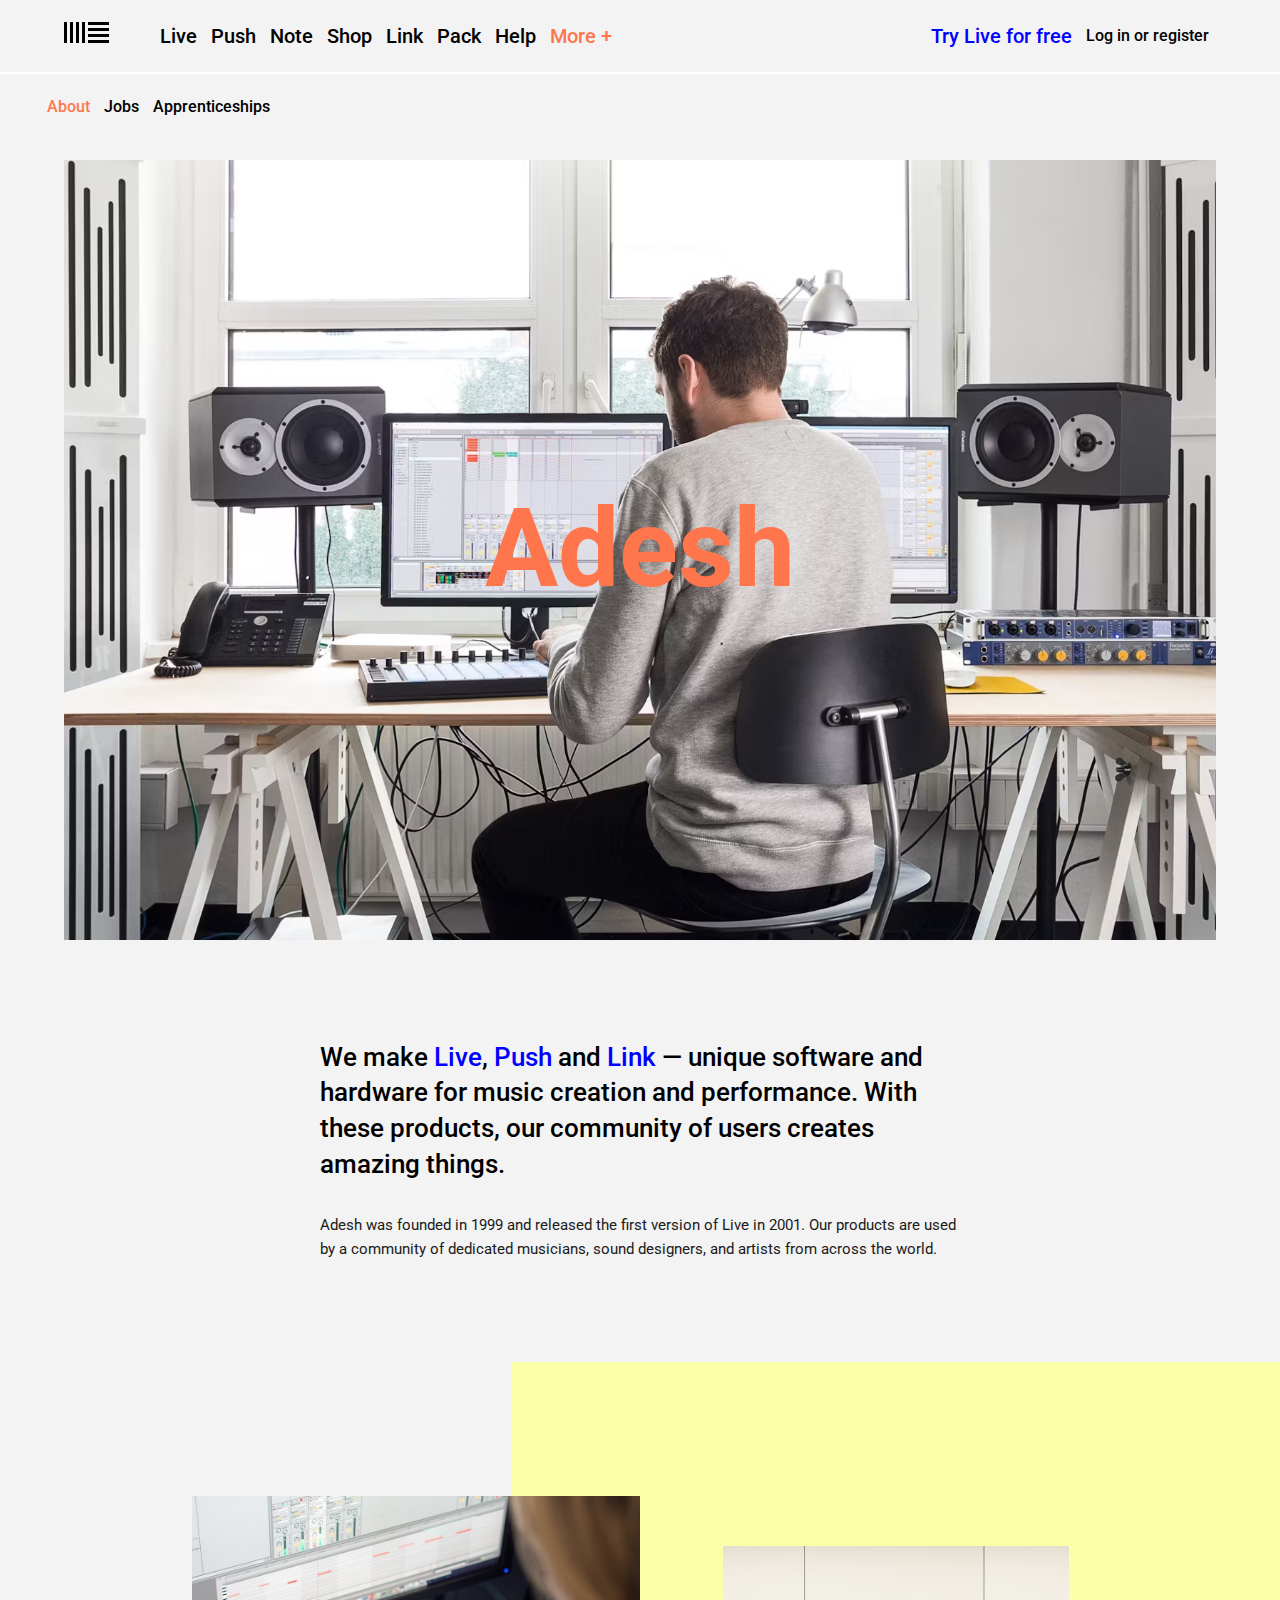
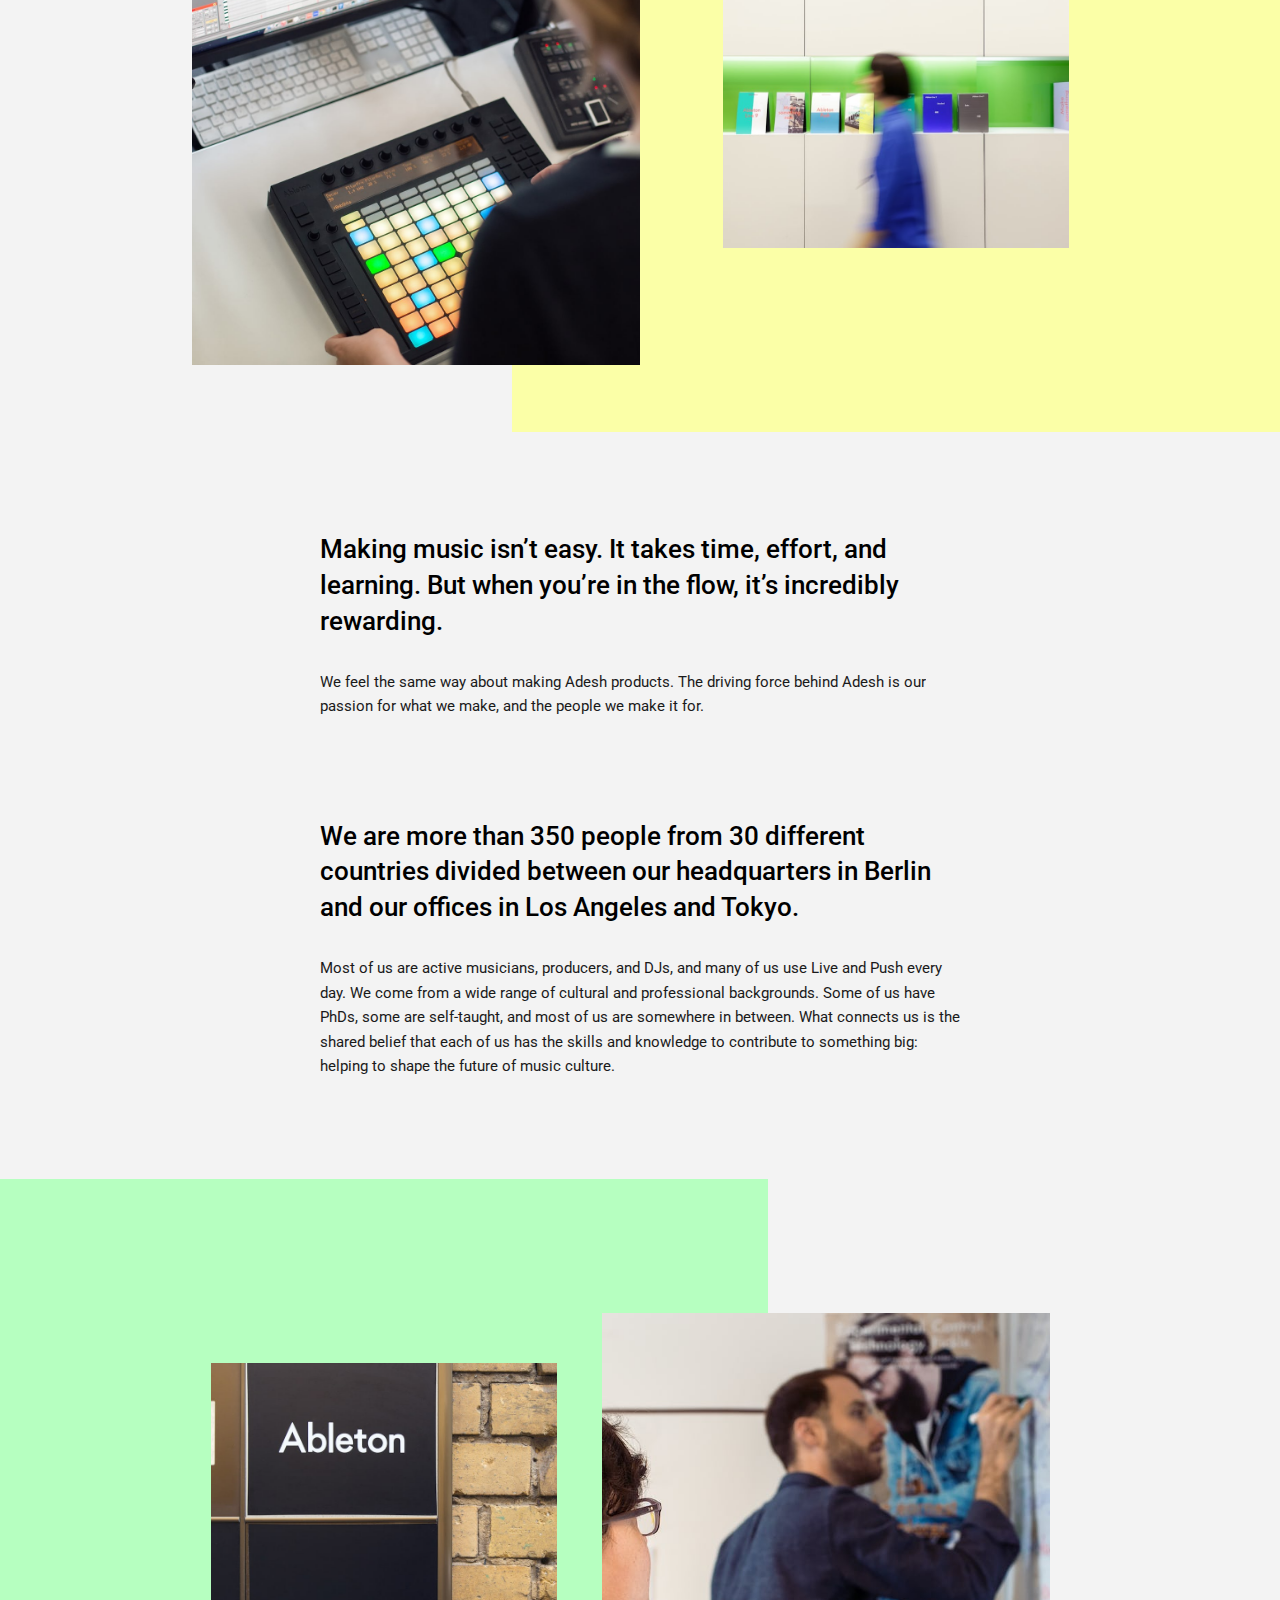
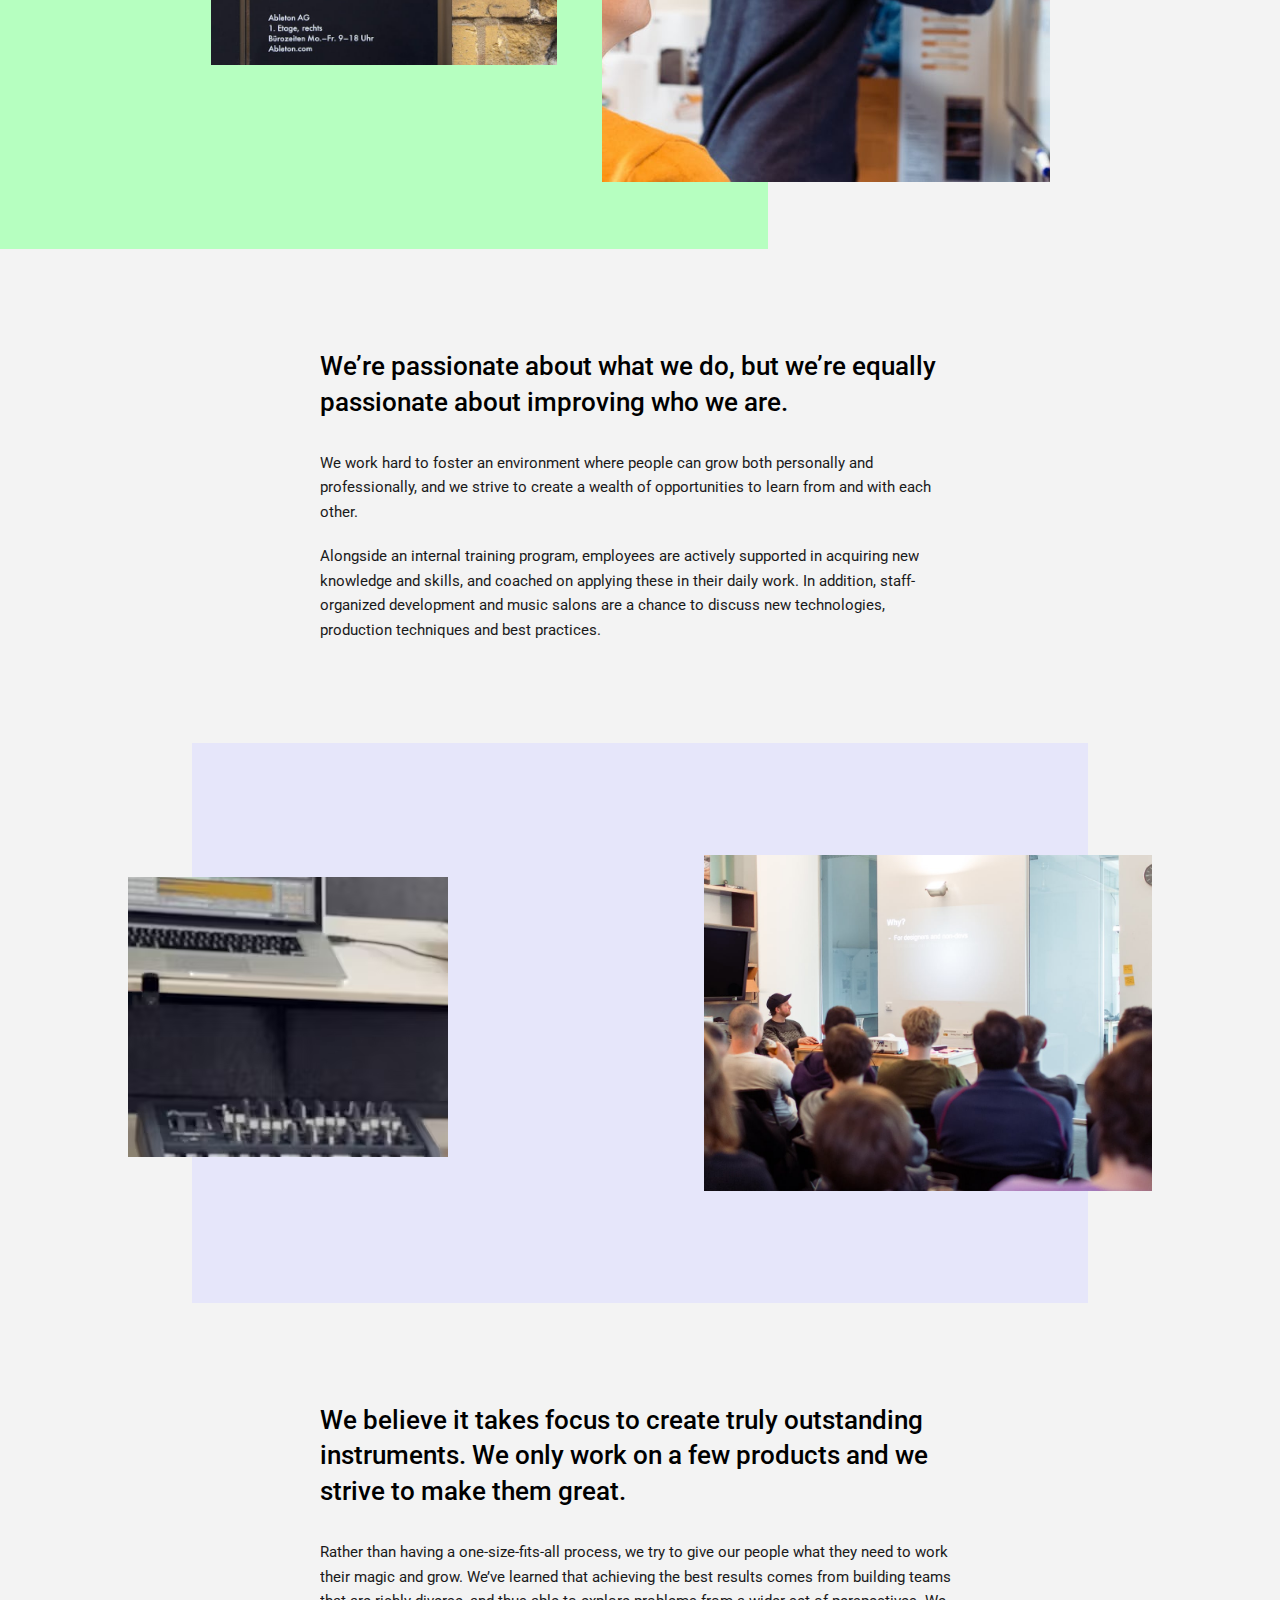
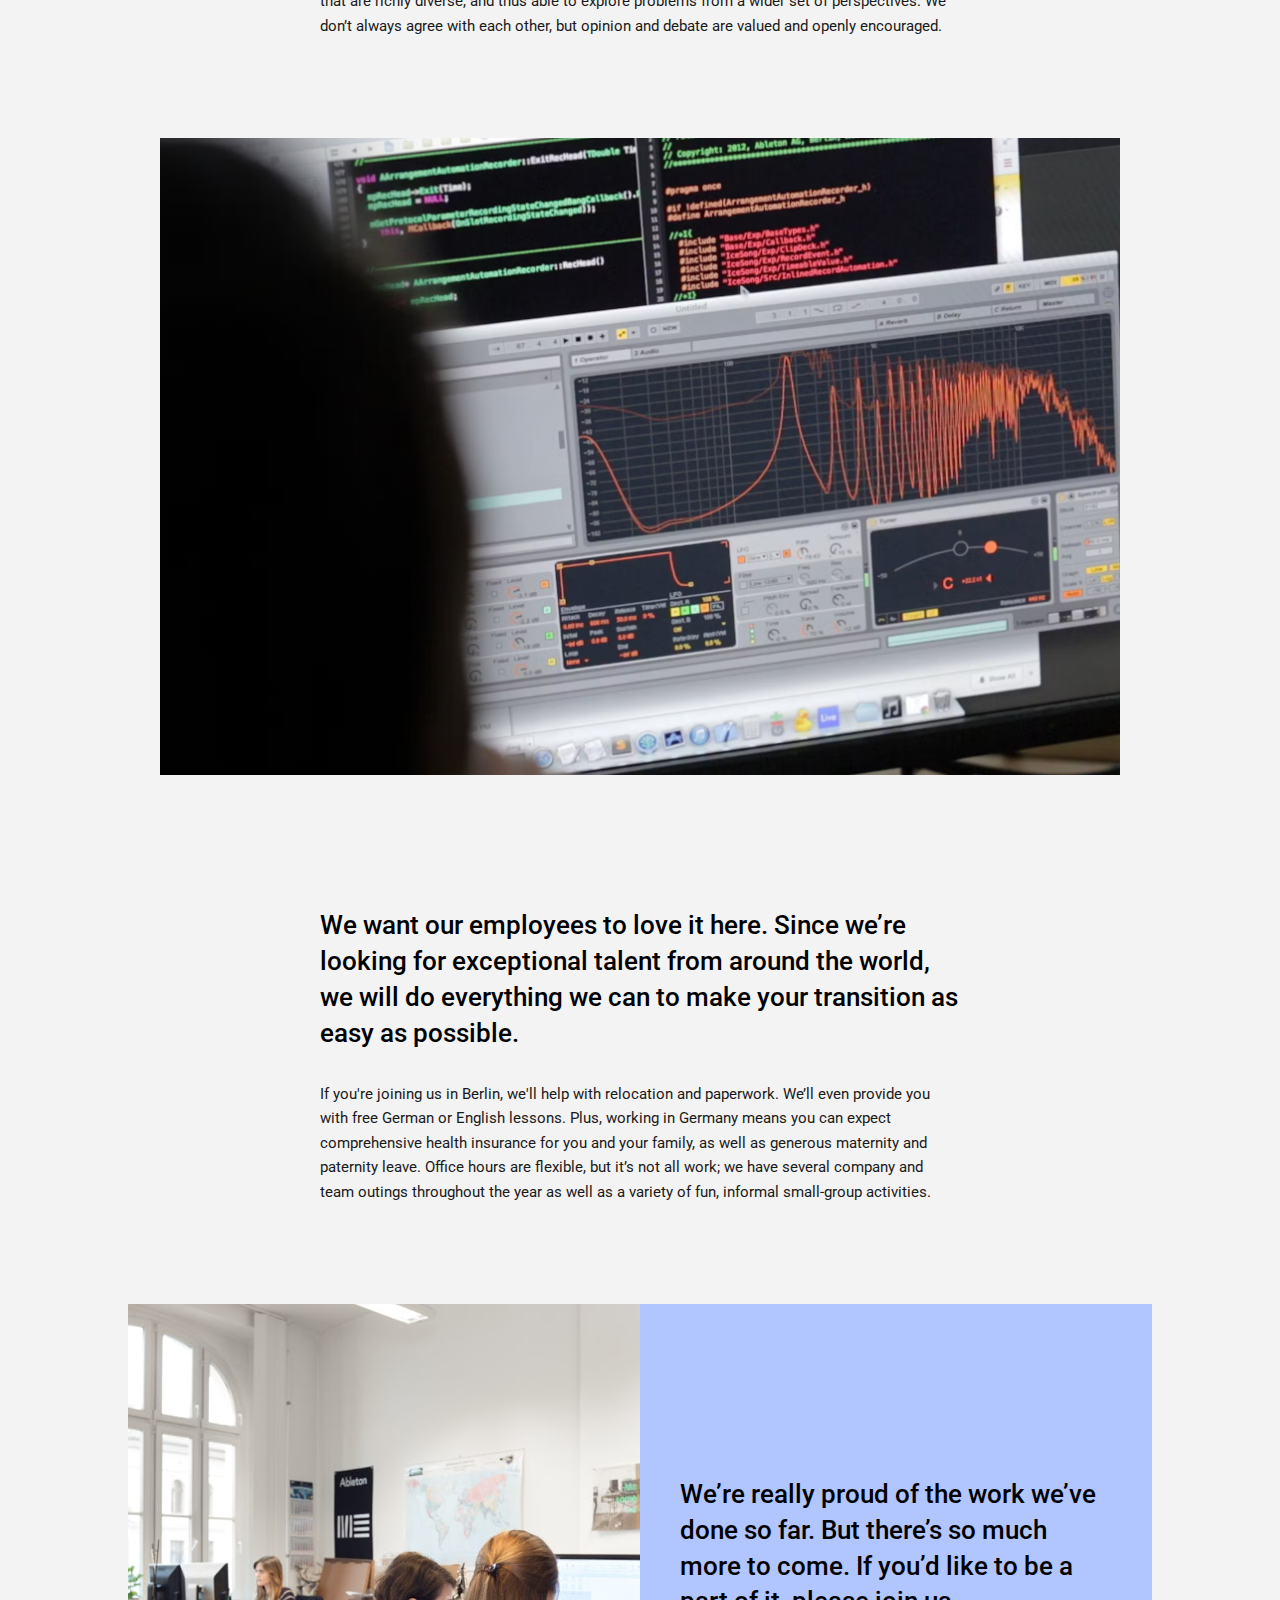
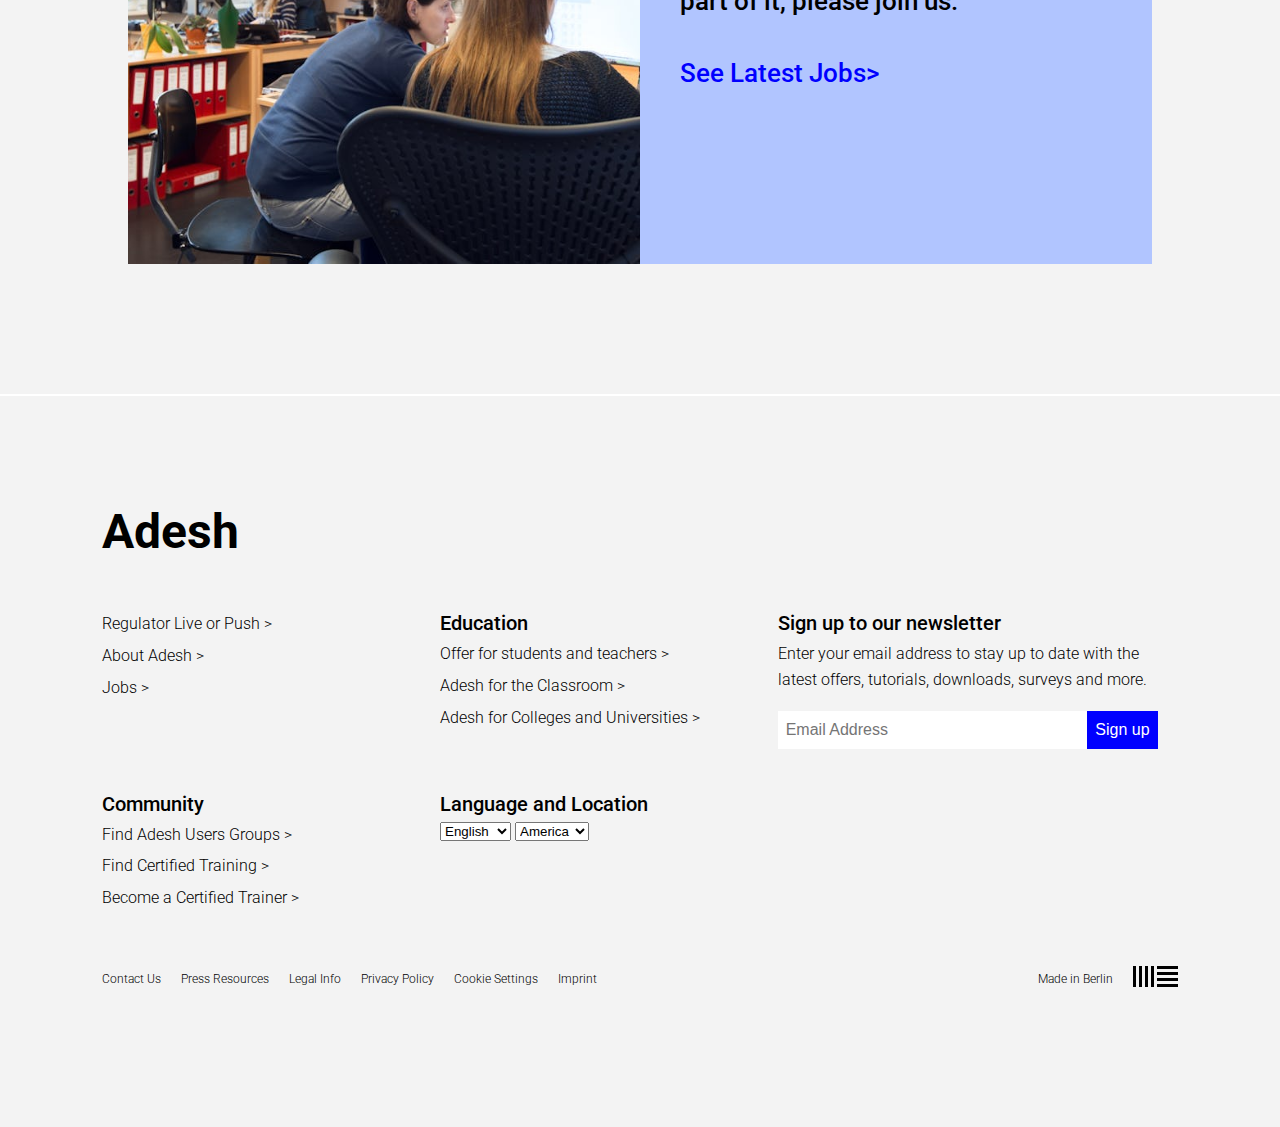
<file: index.html>
<!DOCTYPE html>
<html lang="en">

<head>
    <meta charset="UTF-8">
    <meta name="viewport" content="width=device-width, initial-scale=1.0">
    <title>Learn more about Adesh - maker of Live and Push | Adesh</title>
    <link rel="stylesheet" href="index.css">
</head>

<body>

    <main>
        <!-- navbar  -->
        <nav>
            <div class="logo">
                <a href="#">
                    <svg role="img" aria-labelledby="logo" class="main-nav__logo__image"
                        xmlns="http://www.w3.org/2000/svg" width="45" height="21" viewBox="0 0 45 21">
                        <path
                            d="M0 0h3v21H0zM6 0h3v21H6zM12 0h3v21h-3zM18 0h3v21h-3zM24 18h21v3H24zM24 12h21v3H24zM24 6h21v3H24zM24 0h21v3H24z">
                        </path>
                    </svg>
                </a>
            </div>
            <div class="left-links">
                <ul>
                    <li><a class="link" href="#">Live</a></li>
                    <li><a class="link" href="#">Push</a></li>
                    <li><a class="link" href="#">Note</a></li>
                    <li><a class="link" href="#">Shop</a></li>
                    <li><a class="link" href="#">Link</a></li>
                    <li><a class="link" href="#">Pack</a></li>
                    <li><a class="link" href="#">Help</a></li>
                    <li><a class="link orange-link" href="#">More +</a></li>
                </ul>
            </div>
            <div class="right-links">
                <ul>
                    <li>
                    <li><a class="link blue-link" href="#">Try Live for free</a></li>
                    <li><a class="link small-link" href="#">Log in or register</a></li>
                    </li>
                </ul>
            </div>
            <div class="menu-btn">
                <ul>
                    <li><a class="link" href="#">Menu</a></li>
                </ul>
            </div>
            <div class="menu">
                <ul>
                    <li><a class="link" href="#">Live</a></li>
                    <li><a class="link" href="#">Push</a></li>
                    <li><a class="link" href="#">Note</a></li>
                    <li><a class="link" href="#">Shop</a></li>
                    <li><a class="link" href="#">Link</a></li>
                    <li><a class="link" href="#">Pack</a></li>
                    <li><a class="link" href="#">Help</a></li>
                    <li><a class="link " href="#">Try Live for free</a></li>
                    <li><a class="link small-link" href="#">Log in or register</a></li>
                </ul>
            </div>
        </nav>

        <!-- Bottom navigation link  -->
        <div class="nav-bottom-link">
            <ul>
                <li><a class="link small-link orange-link" href="#">About</a></li>
                <li><a class="link small-link" href="#">Jobs</a></li>
                <li><a class="link small-link" href="#">Apprenticeships</a></li>
            </ul>
        </div>

        <div class="header-img">
            <h1>Adesh</h1>
        </div>

        <!-- Text Part 1  -->
        <div class="text-info">
            <h1 class="head-para">We make <a href="#" class="para-link blue-link">Live</a>, <a href="#"
                    class="para-link blue-link">Push</a> and <a href="#" class="para-link blue-link">Link</a> — unique
                software and hardware for music creation and performance. With
                these products, our community of users creates amazing things.</h1>
            <p>Adesh was founded in 1999 and released the first version of Live in 2001. Our products are used by a
                community of dedicated musicians, sound designers, and artists from across the world.</p>
        </div>

        <!-- Image Set 1  -->
        <div class="images-set">
            <div class="small-img small-img-left">
                <div class="photo1 photo"></div>
            </div>
            <div class="large-img large-img-right">
                <div class="photo2 photo"></div>
            </div>
        </div>

        <!-- Text Part 2  -->
        <div class="text-info">
            <h1 class="head-para">Making music isn’t easy. It takes time, effort, and learning. But when you’re in the
                flow, it’s
                incredibly rewarding.</h1>
            <p>We feel the same way about making Adesh products. The driving force behind Adesh is our passion for
                what we make, and the people we make it for.</p>
        </div>

        <!-- Youtube Video  -->

        <!-- Text Part 3  -->
        <div class="text-info">
            <h1 class="head-para">We are more than 350 people from 30 different countries divided between our
                headquarters in Berlin and
                our offices in Los Angeles and Tokyo.</h1>
            <p>Most of us are active musicians, producers, and DJs, and many of us use Live and Push every day. We come
                from a wide range of cultural and professional backgrounds. Some of us have PhDs, some are self-taught,
                and most of us are somewhere in between. What connects us is the shared belief that each of us has the
                skills and knowledge to contribute to something big: helping to shape the future of music culture.</p>
        </div>

        <!-- Image Set 2  -->
        <div class="images-set">
            <div class="small-img small-img-right">
                <div class="photo3 photo"></div>
            </div>
            <div class="large-img large-img-left" style="background-color: #B6FFC0;">
                <div class="photo4 photo"></div>
            </div>
        </div>

        <!-- Text Part 4  -->
        <div class="text-info">
            <h1 class="head-para">We’re passionate about what we do, but we’re equally passionate about improving who we
                are.</h1>
            <p>We work hard to foster an environment where people can grow both personally and professionally, and we
                strive to create a wealth of opportunities to learn from and with each other.</p>
            <p>Alongside an internal training program, employees are actively supported in acquiring new knowledge and
                skills, and coached on applying these in their daily work. In addition, staff-organized development and
                music salons are a chance to discuss new technologies, production techniques and best practices.</p>
        </div>

        <!-- Image set 2  -->
        <div class="images-set-2">
            <div class="image-bg"></div>
            <div class="img-photo photo"></div>
            <div class="img-photo2 photo"></div>
        </div>

        <!-- Text Part 5  -->
        <div class="text-info">
            <h1 class="head-para">We believe it takes focus to create truly outstanding instruments. We only work on a
                few products and we
                strive to make them great.</h1>
            <p>Rather than having a one-size-fits-all process, we try to give our people what they need to work their
                magic and grow. We’ve learned that achieving the best results comes from building teams that are richly
                diverse, and thus able to explore problems from a wider set of perspectives. We don’t always agree with
                each other, but opinion and debate are valued and openly encouraged.</p>
        </div>

        <!-- Image set 3  -->
        <div class="images-set">
            <div class="single-img photo photo5"></div>
        </div>

        <!-- Text Part 6  -->
        <div class="text-info">
            <h1 class="head-para">We want our employees to love it here. Since we’re looking for exceptional talent from
                around the world,
                we will do everything we can to make your transition as easy as possible.</h1>
            <p>If you're joining us in Berlin, we'll help with relocation and paperwork. We’ll even provide you with
                free German or English lessons. Plus, working in Germany means you can expect comprehensive health
                insurance for you and your family, as well as generous maternity and paternity leave. Office hours are
                flexible, but it’s not all work; we have several company and team outings throughout the year as well as
                a variety of fun, informal small-group activities.</p>
        </div>

        <!-- Card set  -->
        <div class="images-set-2">
            <div class="card-set">
                <div class="card-img photo photo6">

                </div>
                <div class="card-info">
                    <h1 class="head-para">
                        We’re really proud of the work we’ve done so far. But there’s so much more to come.
                        If you’d like to be a part of it, please join us.
                        <br><br><a href="#" class="para-link blue-link">See Latest Jobs></a>
                    </h1>
                </div>
            </div>
        </div>

        <!-- footer part of website  -->
        <footer>
            <div class="footer-container">
                <div class="footer-heading">
                    <h1>Adesh</h1>
                </div>
                <div class="footer-grids">
                    <div class="footer-flex">
                        <a href="#" class="link small-link">Regulator Live or Push ></a>
                        <a href="#" class="link small-link">About Adesh ></a>
                        <a href="#" class="link small-link">Jobs ></a>
                    </div>
                    <div class="footer-flex">
                        <h1 class="bold-head">Education</h1>
                        <a href="#" class="link small-link">Offer for students and teachers ></a>
                        <a href="#" class="link small-link">Adesh for the Classroom ></a>
                        <a href="#" class="link small-link">Adesh for Colleges and Universities ></a>
                    </div>
                    <div class="footer-flex">
                        <h1 class="bold-head">Sign up to our newsletter</h1>
                        <a href="#" class="link small-link" style="pointer-events: none">
                            Enter your email address to stay up to date with the latest offers, tutorials, downloads,
                            surveys and more.
                        </a>
                        <div class="email-input">
                            <input type="email" name="email" id="" placeholder="Email Address">
                            <input type="button" value="Sign up">
                        </div>
                    </div>
                    <div class="footer-flex">
                        <h1 class="bold-head">Community</h1>
                        <a href="#" class="link small-link">Find Adesh Users Groups ></a>
                        <a href="#" class="link small-link">Find Certified Training ></a>
                        <a href="#" class="link small-link">Become a Certified Trainer ></a>
                    </div>
                    <div class="footer-flex">
                        <h1 class="bold-head">Language and Location</h1>
                        <div class="select-language-flex">
                            <select name="language">
                                <option value="English">English</option>
                                <option value="Hindi">Hindi</option>
                                <option value="Turkish">Turkish</option>
                                <option value="Spanish">Spanish</option>
                            </select>
                            <select name="Location">
                                <option value="America">America</option>
                                <option value="Australia">Australia</option>
                                <option value="Turkey">Turkey</option>
                                <option value="India">India</option>
                            </select>
                        </div>
                    </div>
                </div>

                <div class="footer-legal-link">
                    <a class="link small-link" href="#">Contact Us</a>
                    <a class="link small-link" href="#">Press Resources</a>
                    <a class="link small-link" href="#">Legal Info</a>
                    <a class="link small-link" href="#">Privacy Policy</a>
                    <a class="link small-link" href="#">Cookie Settings</a>
                    <a class="link small-link" href="#">Imprint</a>
                    <a class="link small-link" href="#" style="pointer-events: none">Made in Berlin</a>
                    <a class="link small-link" href="#" style="pointer-events: none">
                        <svg role="img" aria-labelledby="logo" class="main-nav__logo__image"
                        xmlns="http://www.w3.org/2000/svg" width="45" height="21" viewBox="0 0 45 21">
                        <title id="logo">Adesh Homepage</title>
                        <path
                            d="M0 0h3v21H0zM6 0h3v21H6zM12 0h3v21h-3zM18 0h3v21h-3zM24 18h21v3H24zM24 12h21v3H24zM24 6h21v3H24zM24 0h21v3H24z">
                        </path>
                    </svg>
                    </a>
                </div>
            </div>
        </footer>
    </main>

</body>
<script src="index.js"></script>

</html>
</file>
<file: index.css>
@import url('https://fonts.googleapis.com/css2?family=Roboto:wght@100;300;400;500&display=swap');

/* Variable declaration  */
:root {
    --logo-color: #ff764d;
    --link-color: #000;
    --orange-link-color: var(--logo-color);
    --blue-link-color: #0000ff;
    --para-color: #000;
    --card-color-1: #fbffa7;
    --card-color-2: #b6ffc0;
    --card-color-3: #d5b3ff;
    --card-color-4: #b1c5ff;
    --heading-font-size: 1.5rem;
    --heading-line-height: 1.4;
    --para-font-size: 1.25rem;
    --para-line-height: 1.6;
}
* {
    margin: 0;
    padding: 0;
    box-sizing: border-box;
}
body {
    font-family: Roboto, sans-serif;
    font-size: 16px;
    font-weight: normal;
    line-height: 1.5;
    background-color: #F3F3F3;
    overflow-x: hidden;
    color: #000;
}

/* links color and size  */
.link {
    text-decoration: none;
    color: var(--link-color);
    font-size: var(--para-font-size);
    font-weight: 500;
    line-height: var(--para-line-height);
}
.orange-link {
    color: var(--orange-link-color);
}
.blue-link {
    color: var(--blue-link-color);
}
.small-link {
    font-size: 1rem;
}

/* heading paras */
.bold-paras {
    font-size: var(--heading-font-size);
    line-height: var(--heading-line-height);
    font-weight: 500;
}

/* Photos  */
.photo {
    height: 100%;
    background-repeat: no-repeat;
    background-position: 50% 50%;
    background-size: cover;
}

/* Navbar  */
nav {
    position: relative;
    width: 100vw;
    padding: 20px 5%;
    border-bottom: 2px solid #fff;
    z-index: 1;
}
nav>*{
    display: inline-block;
    margin: 0 20px 0 0;
}
.left-links {
    margin-left: 20px;
}
.left-links ul, .right-links ul, .menu-btn ul, .menu ul, .nav-bottom-link ul {
    display: flex;
    align-items: center;
    list-style: none;
}
.left-links ul li, .right-links ul li, .nav-bottom-link ul li {
    padding: 0 7px;
}
.right-links {
    margin-right: 0;
    float: right;
}
.menu-btn {
    display: none;
}

.menu {
    position: absolute;
    width: 100%;
    left: 0;
    top: -600%;
    transition: all 0.5s ease;
    z-index: -1;
}

.menu ul{
    width: 100%;
    padding: 10px 0;
    flex-direction: column;
    align-items: flex-start;
    background-color: var(--blue-link-color); 
    border-bottom: 2px solid #fff;
}
.menu ul li {
    width: 100%;
    padding: 5px 50px;
}
.menu ul li:not(:last-child) {    
    border-bottom: 0.5px solid #b4abab;
}
.menu ul li a{
    color: #fff;
}
.nav-bottom-link {
    padding: 20px 40px;
}

.nav-bottom-link li{
    transition: all 0.5s ease;
}
.nav-bottom-link li:hover{
    transform: translate(5px, 0) scale(1.2)
}

/* Headers Image  */
.header-img {
    width: 90%;
    height: calc(100vh - 120px);
    margin: 20px auto 40px; 
    position: relative;
    background-image: url(images/header.avif);
    background-size: cover;
    background-repeat: no-repeat;
    background-position: 50% 50%;
}
.header-img h1 {
    color: var(--logo-color);
    font-size: 6.8rem;
    position: absolute;
    top: 50%;
    left:50%;
    transform: translate(-50%, -50%);
}

.text-info {
    margin: 100px auto;
    width: 50%;
}
h1.head-para {
    font-size: var(--heading-font-size);
    font-size: clamp(1.2rem, 2vw, 1.75rem);
    line-height: var(--heading-line-height);
    font-weight: 500;
    margin: 30px 0;
}
.text-info p {
    font-size: clamp(0.94rem, 1.2vw, var(--para-font-size));
    color: var(--para-color);
    line-height: var(--para-line-height);
    opacity: 0.89;
    margin-bottom: 20px;
}
.para-link {
    text-decoration: none;

}

/* Images sets  */
.images-set {
    margin: 20px 0;
    position: relative;
    width: 100vw;
    height: 670px;
    background-color: transparent;
}
.small-img {
    position: absolute;
    width: 35vw;
    height: 70%;
    z-index: 2;
}
.large-img {
    position: absolute;
    width: 60vw;
    height: 100%;
    background-color: var(--card-color-1);
    display: flex;
    flex-direction: column;
    justify-content: center;
    align-items: center;
    /* z-index: 1 */
}
.small-img-left {
    left: 15%;
    top: 20%;
}
.small-img-right {
    top: 20%;
    left: 47%;
}
.large-img-left {
    left: 0;
}
.large-img-right {
    right:0;
}
.photo1 {
    background-image: url(images/photo-1.jpg);
}
.photo2 {
    background-image: url(images/photo-2.jpg);
}
.photo3 {
    background-image: url(images/photo-3.jpg);
}
.photo4 {
    background-image: url(images/photo-4.jpg);
}
.photo5 {
    background-image: url(images/poster-meet-the-makers.jpg);
}
.photo6 {
    background-image: url(images/photo-6-a.jpg);
    
}

.large-img .photo {
    width: 45%;
    height: 45%;
}

/* Images Set 2  */
.images-set-2 {
    width: 100vw; 
    height: 560px;
    margin: 40px 0;
    position: relative;
}
.image-bg {
    width: 70%;
    height: 100%;
    margin: auto; 
    background-color: lavender
}
.img-photo {
    position: absolute;
    top: 24%;
    left: 10%;
    width: 25%;
    height: 50%;
    background: url(images/poster-juanpe.jpg);
}
.img-photo2 {
    position: absolute;
    top: 20%;
    right: 10%;
    width: 35%;
    height: 60%;
    background-image: url(images/photo-7.jpg);

}

/* Images set 3  */
.single-img {
    width: 75%;
    height: 95%;
    margin: 0 auto;
}

/* Card Set  */
.card-set {
    width: 80%;
    height: 100%;
    display: flex;
    margin: 0 auto;
}
.card-set>* {
    flex: 1 1 50%;
}
.card-info {
    background-color: var(--card-color-4);
    display: flex;
    justify-content: center;
    align-items: center;
    padding: clamp(15px, 5vw, 2.5rem) ;
}

/* Footer Part of website  */
footer {
    padding: 10vh 8vw;
    margin:130px auto 0;
    border-top: 2px solid #fff;
}
.footer-heading {
    margin: 10px 0 30px 0;
}
.footer-heading h1 {
    font-size: clamp(1.25rem, 6vw, 3rem);
}
.footer-grids {
    display: grid;
    grid-template-columns: 1fr 1fr 1.3fr;
    grid-template-rows: auto;
    grid-gap: 20px 30px;
}
.footer-flex {
    display: flex;
    flex-direction: column;
    padding: 10px 0;
}


/* bold-head */
.bold-head {
    font-size: 20px;
    font-weight: 500;
}
/* footer link  */
.footer-flex a, .footer-legal-link a {
    padding: 3px 0;
    font-weight: 300;
    transition: all 0.5s ease;
}

.footer-flex a:hover {
    opacity: 0.8;
    transform: translateX(5px);
}

.footer-legal-link {
    margin: 40px 0;
    display: flex;
    align-items: center;
    gap: 20px;
    flex-wrap: wrap;
}

.footer-legal-link a{
    font-size: 12px;
}
.footer-legal-link a:nth-child(7){
    margin-left: auto;
}

/* input */
footer input {
    background-color: #fff; 
    color: #fff;
    padding: 10px 8px;
    outline: none;
    border: none;
}
.email-input {
    display: flex;
    width: 95%;
    margin-top:15px;
}
.email-input input {
    font-size: 16px;
}
.email-input input[type=email] {
    flex-grow: 1;
    color: gray;
}
.email-input input[type=button] {
    background-color: var(--blue-link-color)
}

/* Responsive  */
@media (max-width: 1020px){
    .left-links, .right-links {
        display: none;
    }
    .menu-btn {
        display: inline-block;
    }
    .active-menu {
        top: 65px
    }
    .text-info {
        width: 80%;
    }
    .images-set, .images-set-2 {
        height: 470px;
    }
    .footer-grids {
        grid-template-columns: repeat(2, 1fr);
    }
}

@media (max-width: 800px){
    .images-set, .images-set-2 {
        height: 370px;
    }
    .footer-grids {
        grid-template-columns: 1fr;
    }
}
</file>
